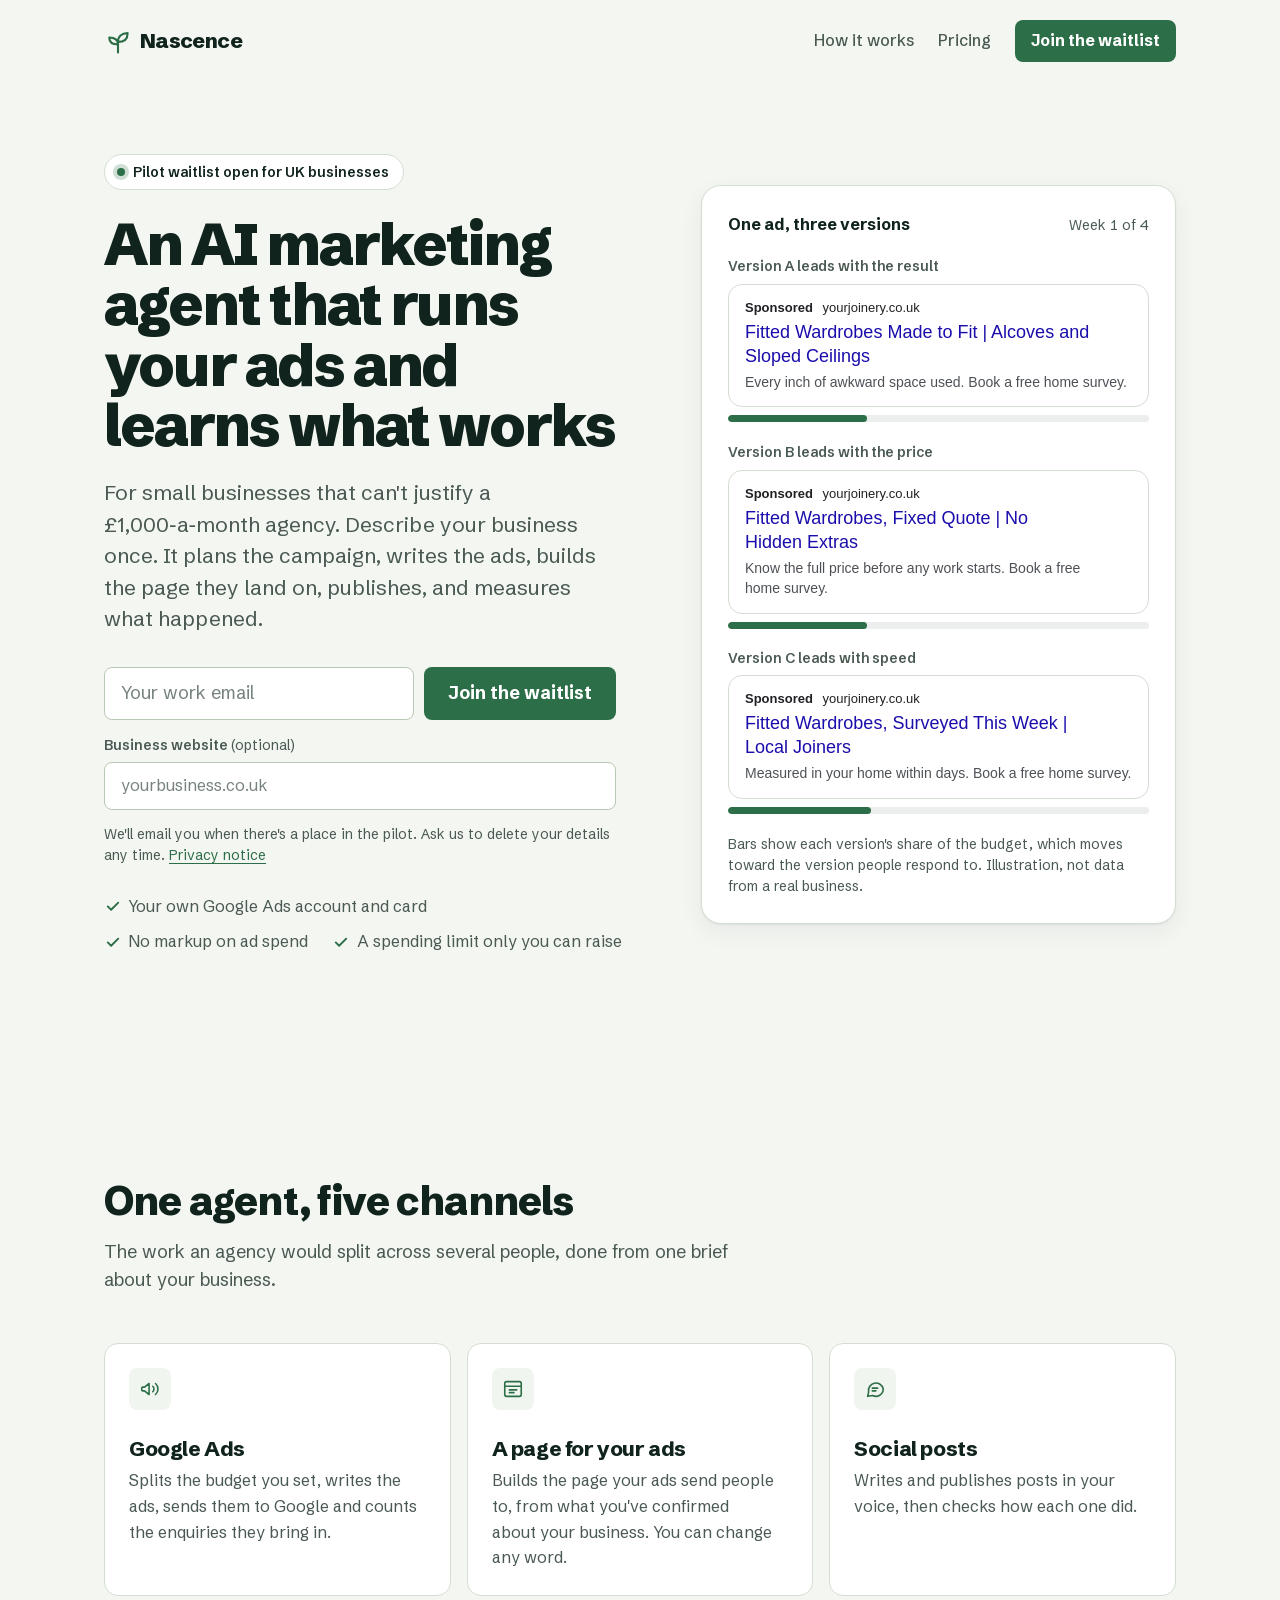
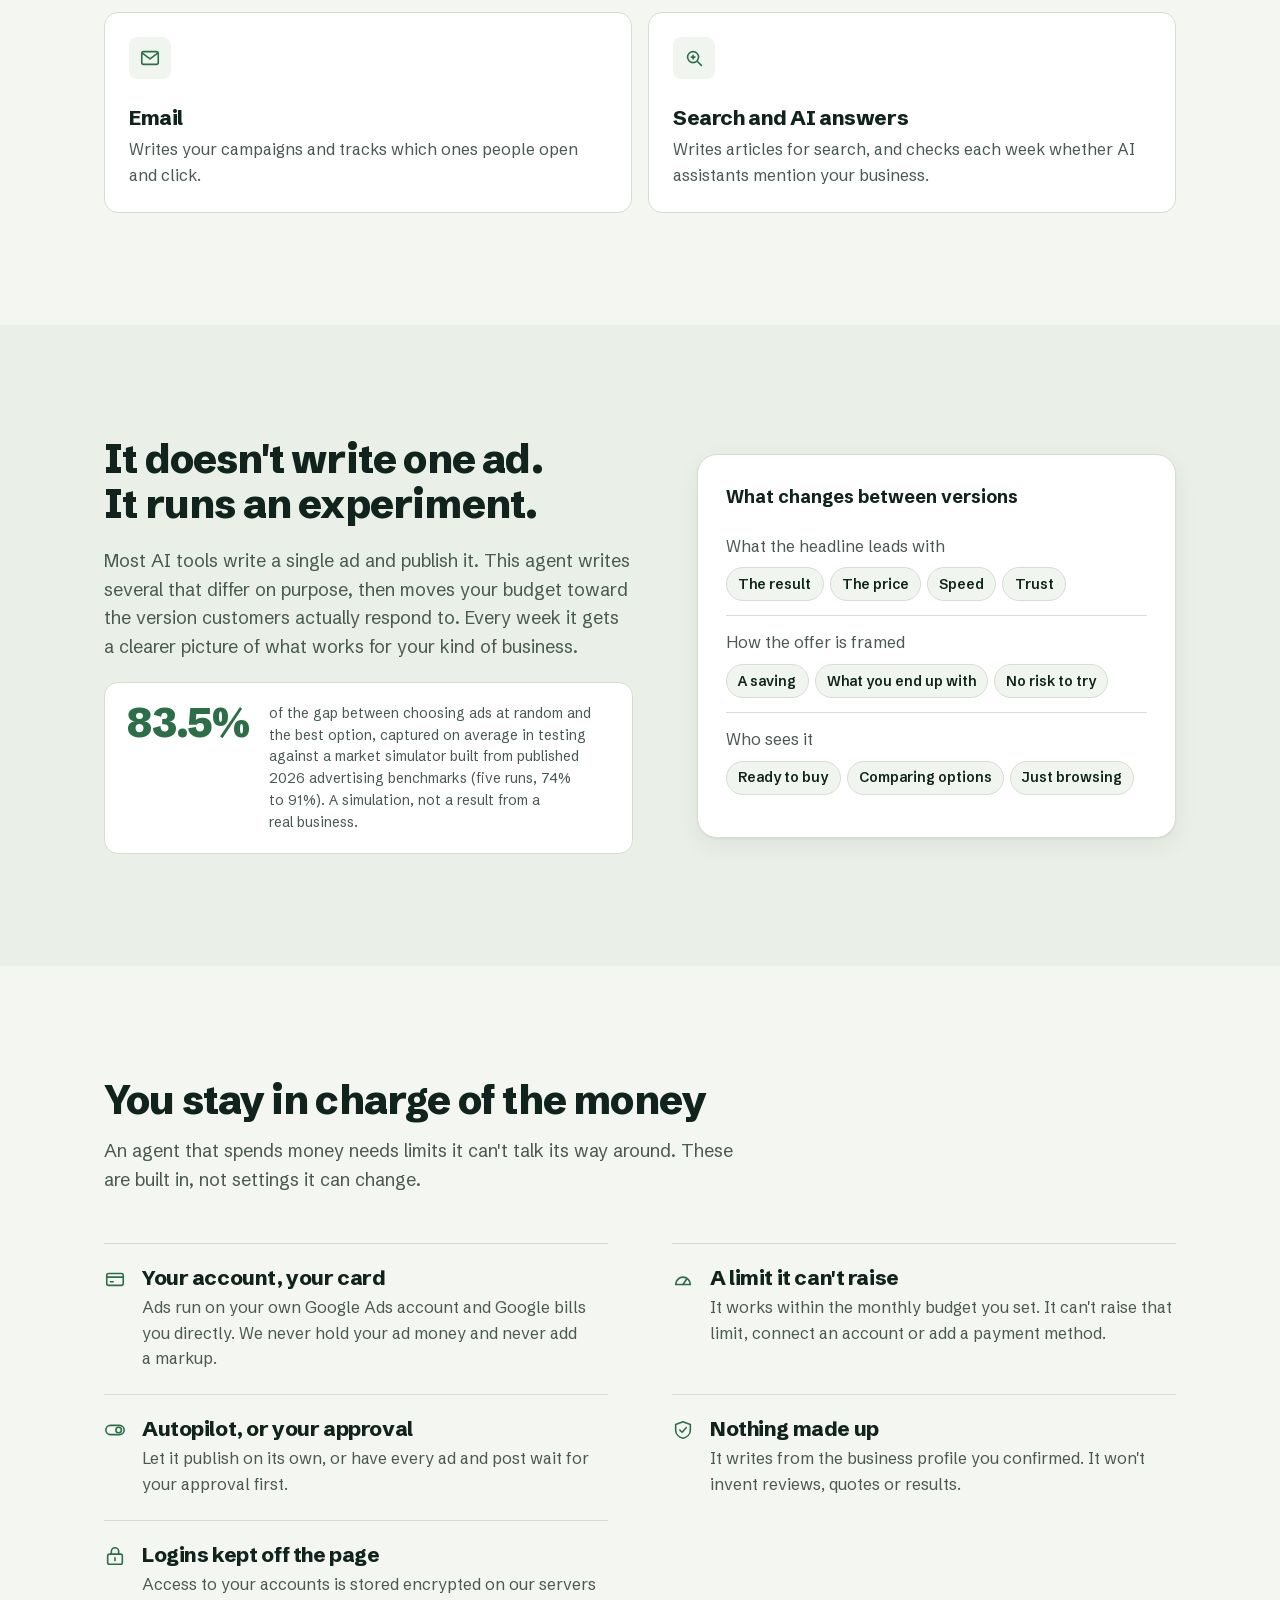
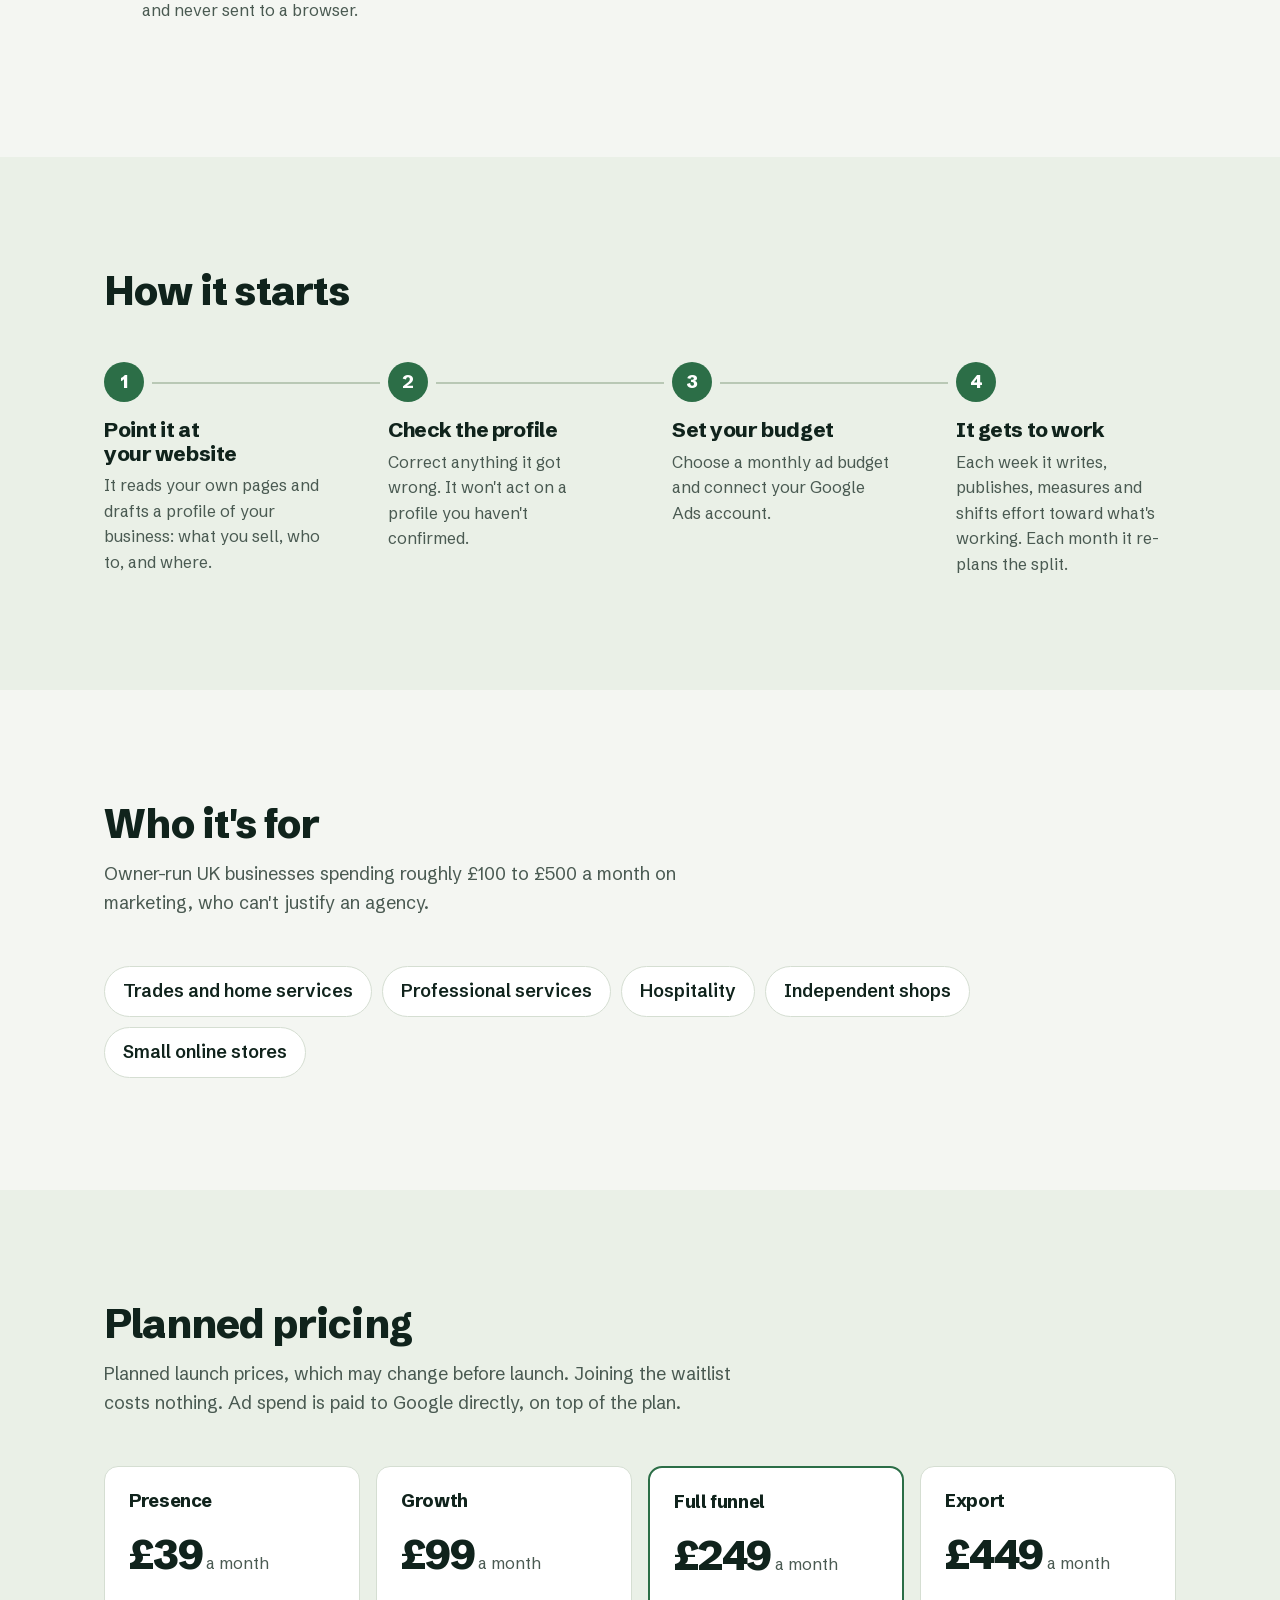
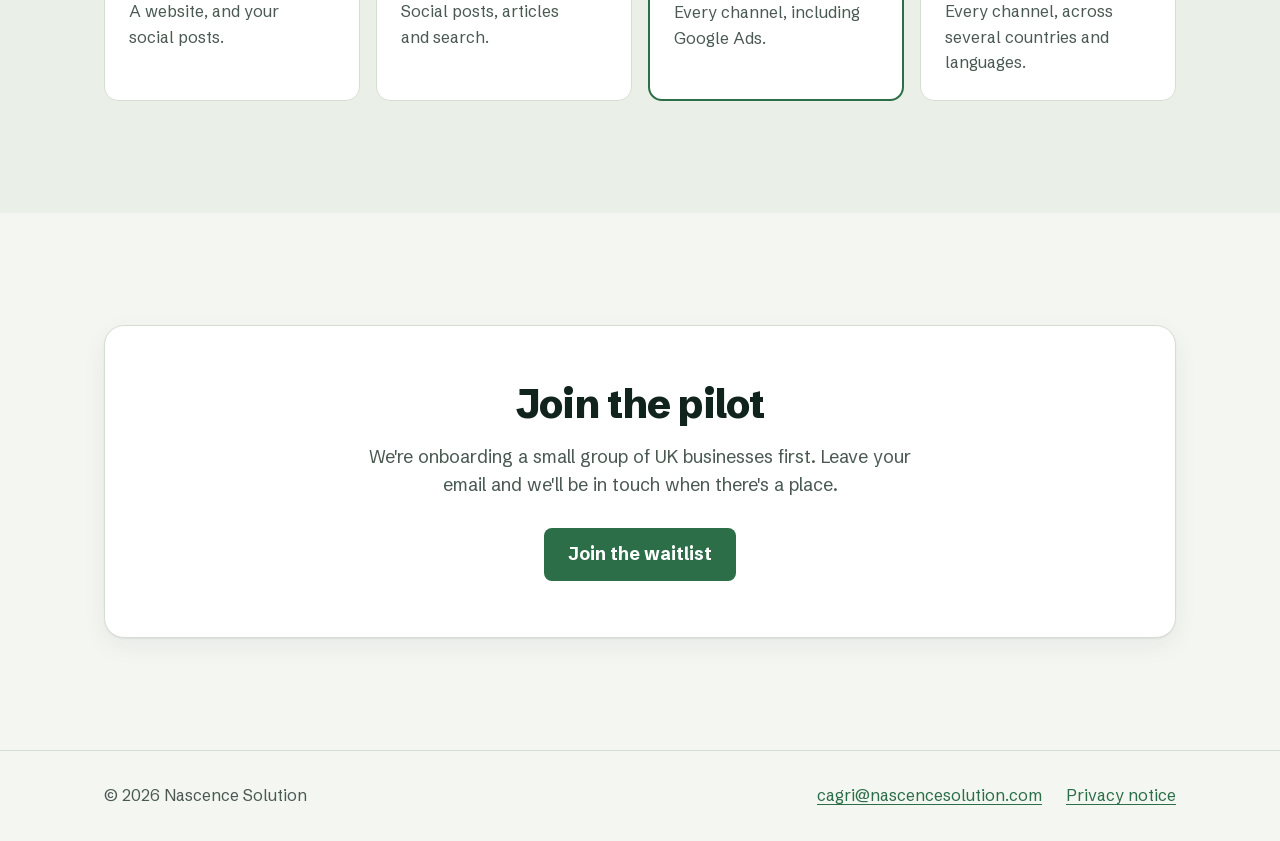
<file: index.html>
<!doctype html>
<!--
  Nascence — public landing page and pilot waitlist.

  PRODUCT REASON
  This page has one job: get UK small-business owners to join the pilot
  waitlist for the AI marketing agent built in ~/Projects/ai-marketing-agent.
  It is also the company's public web presence (Claude for Startups and
  similar programmes require a live website on the same domain as the company
  email, cagri@nascencesolution.com).

  HONESTY RULE (inherited from the product repo, docs/data-moat.md)
  Every claim here is traceable to the product repo or the business plan.
  - No customers, testimonials, logos or results are shown because none exist yet.
  - The hero animation is labelled as an illustration, and the one measured
    figure (83.5%) is labelled as a simulation, exactly as the repo requires.
  - Pricing is labelled "planned" because ADR-0004 marks billing as
    "to be revisited before launch".
  If a sentence on this page cannot be traced to the repo or the plan, delete it.

  TECHNICAL NOTES
  - Plain HTML/CSS/JS, no framework (owner preference: vanilla over React).
  - Hosted on GitHub Pages under the custom domain nascencesolution.com.
  - Light AND dark themes (assets/styles.css). Declaring both in
    <meta name="color-scheme"> matters: browsers with "auto dark mode" force-
    invert pages that only declare light, which turned the first version's ad
    headlines pink. A page that ships its own dark theme is left alone.
  - Page loads make no third-party requests: fonts are self-hosted and there
    is no analytics, so the privacy notice can truthfully say "no cookies, no
    tracking". The only external call is the waitlist POST to Google Forms,
    and only when a visitor submits it.
  - The waitlist form works without JavaScript (plain POST to Google Forms).
    JavaScript only upgrades it to an in-place confirmation.
-->
<html lang="en-GB">
<head>
  <meta charset="utf-8">
  <meta name="viewport" content="width=device-width, initial-scale=1">
  <!-- SECURITY POLICY (meta tag because GitHub Pages cannot send custom headers)
       default-src 'none'   deny anything not listed below
       script/style/font 'self'   only our own files; no inline or third-party code
       img-src 'self' data:       favicon
       connect-src / form-action  docs.google.com only, for the waitlist post
       base-uri 'none'            blocks <base> hijacking
       If anything from another domain is ever added, add it here on purpose
       and update the privacy notice in the same change. -->
  <meta http-equiv="Content-Security-Policy" content="default-src 'none'; script-src 'self'; style-src 'self'; font-src 'self'; img-src 'self' data:; connect-src https://docs.google.com; form-action https://docs.google.com; base-uri 'none'">
  <meta name="referrer" content="strict-origin-when-cross-origin">
  <title>Nascence | AI marketing agent for UK small businesses</title>
  <meta name="description" content="An AI marketing agent that runs your Google Ads, website, social posts, email and search content, and learns which versions work. Join the pilot waitlist.">
  <link rel="canonical" href="https://nascencesolution.com/">
  <meta name="color-scheme" content="light dark">
  <meta name="theme-color" content="#F4F6F2" media="(prefers-color-scheme: light)">
  <meta name="theme-color" content="#0D1612" media="(prefers-color-scheme: dark)">

  <!-- Open Graph: how the link looks when pasted into WhatsApp, LinkedIn, Slack.
       No og:image yet: an image needs real product screenshots, which are a
       launch task (see BEFORE-PRODUCTION.md). -->
  <meta property="og:type" content="website">
  <meta property="og:url" content="https://nascencesolution.com/">
  <meta property="og:title" content="Nascence | AI marketing agent for UK small businesses">
  <meta property="og:description" content="Runs your ads, posts and pages, and learns which versions work. Join the pilot waitlist.">
  <meta property="og:site_name" content="Nascence">

  <link rel="icon" href="/assets/favicon.svg" type="image/svg+xml">
  <!-- Preload the one font file every visitor needs, so the headline does not
       re-flow when the font arrives (font-display: swap is the fallback). -->
  <link rel="preload" href="/fonts/schibsted-grotesk-latin.woff2" as="font" type="font/woff2" crossorigin>
  <link rel="stylesheet" href="/assets/styles.css?v=3">
  <!-- defer: the page is fully readable before the script runs; the script only
       adds the animation and the in-place form confirmation. -->
  <script src="/assets/main.js?v=2" defer></script>
</head>
<body>
  <a class="skip-link" href="#main">Skip to content</a>

  <!-- Inline icon sprite. One definition per icon, reused with <use>, so the
       page stays a single request and icons inherit text colour (currentColor)
       in both themes. Simple 24px line icons drawn for this page. -->
  <svg class="sprite" aria-hidden="true" focusable="false">
    <symbol id="i-ads" viewBox="0 0 24 24"><path d="M3 11v2a1 1 0 0 0 1 1h2l5 4V6L6 10H4a1 1 0 0 0-1 1Z"/><path d="M15 9a4 4 0 0 1 0 6M18 6a8 8 0 0 1 0 12"/></symbol>
    <symbol id="i-page" viewBox="0 0 24 24"><rect x="3" y="4" width="18" height="16" rx="2"/><path d="M3 9h18M8 13h8M8 16h5"/></symbol>
    <symbol id="i-social" viewBox="0 0 24 24"><path d="M21 12a8 8 0 0 1-11.6 7.1L4 20l1-4.6A8 8 0 1 1 21 12Z"/><path d="M9 11h6M9 14h4"/></symbol>
    <symbol id="i-mail" viewBox="0 0 24 24"><rect x="3" y="5" width="18" height="14" rx="2"/><path d="m4 7 8 6 8-6"/></symbol>
    <symbol id="i-search" viewBox="0 0 24 24"><circle cx="11" cy="11" r="6"/><path d="m20 20-4.5-4.5M9 11h4M11 9v4"/></symbol>
    <symbol id="i-card" viewBox="0 0 24 24"><rect x="3" y="6" width="18" height="13" rx="2"/><path d="M3 10h18M7 15h3"/></symbol>
    <symbol id="i-limit" viewBox="0 0 24 24"><path d="M4 18a8 8 0 1 1 16 0"/><path d="m12 18 4-6"/><path d="M4 18h16"/></symbol>
    <symbol id="i-toggle" viewBox="0 0 24 24"><rect x="2" y="7" width="20" height="10" rx="5"/><circle cx="16" cy="12" r="3"/></symbol>
    <symbol id="i-check" viewBox="0 0 24 24"><path d="M12 3 4 6v6c0 4.5 3.4 8 8 9 4.6-1 8-4.5 8-9V6l-8-3Z"/><path d="m8.5 12 2.5 2.5 4.5-5"/></symbol>
    <symbol id="i-lock" viewBox="0 0 24 24"><rect x="4" y="10" width="16" height="11" rx="2"/><path d="M8 10V7a4 4 0 0 1 8 0v3M12 14v3"/></symbol>
    <symbol id="i-tick" viewBox="0 0 24 24"><path d="m5 12.5 4.5 4.5L19 7.5"/></symbol>
  </svg>

  <header class="site-header">
    <div class="wrap header-row">
      <a class="wordmark" href="/" aria-label="Nascence home">
        <!-- Seedling mark: "nascence" means coming into being. -->
        <svg class="wordmark-mark" viewBox="0 0 32 32" aria-hidden="true" focusable="false">
          <path d="M16 29V15" />
          <path d="M16 17c0-6 4-10 11-10 0 7-4 10-11 10Z" />
          <path d="M16 20c0-5-3.5-8-10-8 0 6 3.5 8 10 8Z" />
        </svg>
        <span>Nascence</span>
      </a>
      <nav class="site-nav" aria-label="Main">
        <a href="#how">How it works</a>
        <a href="#pricing">Pricing</a>
        <a class="button button-small" href="#join" data-focus-email>Join the waitlist</a>
      </nav>
    </div>
  </header>

  <main id="main">
    <!-- HERO
         Left: the promise and the waitlist form (the page's primary job).
         Right: the product's distinguishing mechanic, shown rather than told:
         several deliberately different versions of one ad, with budget moving
         toward the one people respond to. -->
    <section class="hero" aria-labelledby="hero-title">
      <div class="wrap hero-grid">
        <div class="hero-copy">
          <!-- Status, not decoration: the product is in a pilot phase
               (business plan §9.1), and this is what the form is for. -->
          <p class="status-pill"><span class="status-dot" aria-hidden="true"></span>Pilot waitlist open for UK businesses</p>

          <h1 id="hero-title">An AI marketing agent that runs your ads and learns what works</h1>
          <p class="lead">For small businesses that can't justify a £1,000&#8209;a&#8209;month agency. Describe your business once. It plans the campaign, writes the ads, builds the page they land on, publishes, and measures what happened.</p>

          <!-- WAITLIST FORM (posts to a Google Form owned by the founder's Google account)
               WHY GOOGLE FORMS: free, no extra account to create, and the
               waitlist lands in the founder's own Google Forms responses
               (exportable to Sheets). Form "Nascence waitlist",
               edit ID 1YrzfAuSDkgI_dqiTZnvi8II6mJdTrocNV4-Iw_er6pQ.
               - The input names "entry.<number>" are Google's field IDs for the
                 "Email" and "Business website" questions. If those questions are
                 deleted and re-created in Google Forms, the IDs change and these
                 names must be updated, or sign-ups will silently stop arriving.
               - Without JavaScript the browser posts straight to Google and shows
                 Google's own "response recorded" page. With JavaScript, main.js
                 posts in the background and confirms in place.
               - novalidate: main.js shows plain-English messages instead of the
                 browser's inconsistent bubbles.
               - The honeypot input has no name, so it is never sent anywhere;
                 main.js drops the submission if a bot fills it in. -->
          <form id="join" class="waitlist" method="POST" novalidate
                action="https://docs.google.com/forms/d/1YrzfAuSDkgI_dqiTZnvi8II6mJdTrocNV4-Iw_er6pQ/formResponse">
            <p class="visually-hidden" aria-hidden="true">
              <label>Leave this empty <input id="hp-company" tabindex="-1" autocomplete="off"></label>
            </p>

            <!-- Email and button share one row on wide screens: the shortest
                 possible path to joining. The website field is optional and
                 visually secondary. -->
            <div class="waitlist-row">
              <div class="field field-grow">
                <label class="visually-hidden" for="email">Work email</label>
                <input id="email" name="entry.371359660" type="email" required maxlength="254"
                       autocomplete="email" inputmode="email" spellcheck="false"
                       placeholder="Your work email" aria-describedby="email-error">
              </div>
              <button class="button" type="submit">Join the waitlist</button>
            </div>
            <p id="email-error" class="field-error" hidden></p>

            <div class="field field-secondary">
              <label for="website">Business website <span class="optional">(optional)</span></label>
              <!-- type="text", not type="url": owners type "mysite.co.uk" without
                   https://, and type="url" would reject that. main.js normalises it. -->
              <input id="website" name="entry.979921601" type="text" maxlength="200"
                     autocomplete="url" inputmode="url" spellcheck="false"
                     placeholder="yourbusiness.co.uk" aria-describedby="website-error">
              <p id="website-error" class="field-error" hidden></p>
            </div>

            <p class="form-note">We'll email you when there's a place in the pilot. Ask us to delete your details any time. <a href="/privacy/">Privacy notice</a></p>
            <p class="form-status" role="status" aria-live="polite"></p>
          </form>

          <!-- Three real controls (ADR-0004 direct billing; SpendCap) that
               answer the first objection before the visitor scrolls. -->
          <ul class="hero-points">
            <li><svg class="tick" aria-hidden="true"><use href="#i-tick"/></svg>Your own Google Ads account and card</li>
            <li><svg class="tick" aria-hidden="true"><use href="#i-tick"/></svg>No markup on ad spend</li>
            <li><svg class="tick" aria-hidden="true"><use href="#i-tick"/></svg>A spending limit only you can raise</li>
          </ul>
        </div>

        <!-- THE EXPERIMENT ILLUSTRATION
             Copy is an EXAMPLE for a fictional joinery (yourjoinery.co.uk is a
             placeholder, deliberately not a real business). The three versions
             differ on exactly one taxonomy dimension from the product,
             kernel/taxonomy.py ADS_DIMENSIONS "headline_angle": outcome / price /
             speed. Bar widths are illustrative, never presented as data, and the
             caption says so. -->
        <figure class="experiment" aria-labelledby="experiment-caption">
          <div class="experiment-head">
            <p class="experiment-title">One ad, three versions</p>
            <p class="experiment-week" aria-hidden="true">Week <span data-week>4</span> of 4</p>
          </div>

          <ol class="ads">
            <li class="ad" data-ad="a">
              <p class="ad-angle">Version A leads with the result</p>
              <div class="ad-card">
                <p class="ad-meta"><span class="ad-sponsored">Sponsored</span> yourjoinery.co.uk</p>
                <p class="ad-title">Fitted Wardrobes Made to Fit | Alcoves and Sloped Ceilings</p>
                <p class="ad-desc">Every inch of awkward space used. Book a free home survey.</p>
              </div>
              <div class="share" aria-hidden="true"><span class="share-bar"></span></div>
            </li>
            <!-- is-leading is set in the markup so the no-JavaScript / reduced-motion
                 view already shows the end state; main.js removes and re-adds it
                 while playing the week-by-week sequence. -->
            <li class="ad is-leading" data-ad="b">
              <p class="ad-angle">Version B leads with the price <span class="leading-label">Getting most budget</span></p>
              <div class="ad-card">
                <p class="ad-meta"><span class="ad-sponsored">Sponsored</span> yourjoinery.co.uk</p>
                <p class="ad-title">Fitted Wardrobes, Fixed Quote | No Hidden Extras</p>
                <p class="ad-desc">Know the full price before any work starts. Book a free home survey.</p>
              </div>
              <div class="share" aria-hidden="true"><span class="share-bar"></span></div>
            </li>
            <li class="ad" data-ad="c">
              <p class="ad-angle">Version C leads with speed</p>
              <div class="ad-card">
                <p class="ad-meta"><span class="ad-sponsored">Sponsored</span> yourjoinery.co.uk</p>
                <p class="ad-title">Fitted Wardrobes, Surveyed This Week | Local Joiners</p>
                <p class="ad-desc">Measured in your home within days. Book a free home survey.</p>
              </div>
              <div class="share" aria-hidden="true"><span class="share-bar"></span></div>
            </li>
          </ol>

          <figcaption id="experiment-caption">
            Bars show each version's share of the budget, which moves toward the version people respond to. Illustration, not data from a real business.
            <button class="replay" type="button" data-replay hidden>Replay</button>
          </figcaption>
        </figure>
      </div>
    </section>

    <!-- WHAT IT DOES
         The five channels the product actually has connectors for
         (connectors/: ads, web, social, email, SEO). Descriptions are limited
         to what the code does today; see the README of the product repo. -->
    <section class="section" aria-labelledby="does-title">
      <div class="wrap">
        <div class="section-head">
          <h2 id="does-title">One agent, five channels</h2>
          <p class="section-lead">The work an agency would split across several people, done from one brief about your business.</p>
        </div>
        <ul class="feature-grid">
          <li class="feature">
            <svg class="icon" aria-hidden="true"><use href="#i-ads"/></svg>
            <h3>Google Ads</h3>
            <p>Splits the budget you set, writes the ads, sends them to Google and counts the enquiries they bring in.</p>
          </li>
          <li class="feature">
            <svg class="icon" aria-hidden="true"><use href="#i-page"/></svg>
            <h3>A page for your ads</h3>
            <p>Builds the page your ads send people to, from what you've confirmed about your business. You can change any word.</p>
          </li>
          <li class="feature">
            <svg class="icon" aria-hidden="true"><use href="#i-social"/></svg>
            <h3>Social posts</h3>
            <p>Writes and publishes posts in your voice, then checks how each one did.</p>
          </li>
          <li class="feature">
            <svg class="icon" aria-hidden="true"><use href="#i-mail"/></svg>
            <h3>Email</h3>
            <p>Writes your campaigns and tracks which ones people open and click.</p>
          </li>
          <li class="feature">
            <svg class="icon" aria-hidden="true"><use href="#i-search"/></svg>
            <h3>Search and AI answers</h3>
            <p>Writes articles for search, and checks each week whether AI assistants mention your business.</p>
          </li>
        </ul>
      </div>
    </section>

    <!-- THE DIFFERENTIATOR
         The core innovation claim from docs/data-moat.md: competitors publish
         what the model wrote; this publishes a designed experiment. The
         dimensions listed are the real ADS_DIMENSIONS from kernel/taxonomy.py. -->
    <section class="section section-tint" aria-labelledby="learns-title">
      <div class="wrap two-col">
        <div class="prose">
          <h2 id="learns-title">It doesn't write one ad. It runs an experiment.</h2>
          <p>Most AI tools write a single ad and publish it. This agent writes several that differ on purpose, then moves your budget toward the version customers actually respond to. Every week it gets a clearer picture of what works for your kind of business.</p>
          <!-- The only measured figure on the page. Wording mirrors README.md:
               "74–91% of the achievable gap ... mean 83.5% ... Simulator figures —
               the algorithm converging, not a client result". -->
          <div class="evidence">
            <p class="evidence-figure">83.5%</p>
            <p>of the gap between choosing ads at random and the best option, captured on average in testing against a market simulator built from published 2026 advertising benchmarks (five runs, 74% to 91%). A simulation, not a result from a real business.</p>
          </div>
        </div>
        <div class="dimensions" aria-label="What changes between versions of an ad">
          <p class="dimensions-title">What changes between versions</p>
          <dl>
            <div class="dimension">
              <dt>What the headline leads with</dt>
              <dd><span class="chip">The result</span><span class="chip">The price</span><span class="chip">Speed</span><span class="chip">Trust</span></dd>
            </div>
            <div class="dimension">
              <dt>How the offer is framed</dt>
              <dd><span class="chip">A saving</span><span class="chip">What you end up with</span><span class="chip">No risk to try</span></dd>
            </div>
            <div class="dimension">
              <dt>Who sees it</dt>
              <dd><span class="chip">Ready to buy</span><span class="chip">Comparing options</span><span class="chip">Just browsing</span></dd>
            </div>
          </dl>
        </div>
      </div>
    </section>

    <!-- CONTROL
         Business owners' main objection is handing an AI their ad budget
         (business plan §12 risk table). Each point maps to a real control:
         ADR-0004 direct billing, authorise_spend/SpendCap, Business.autopilot,
         the "never invent" taxonomy guidance, and the encrypted credential vault. -->
    <section class="section" aria-labelledby="control-title">
      <div class="wrap">
        <div class="section-head">
          <h2 id="control-title">You stay in charge of the money</h2>
          <p class="section-lead">An agent that spends money needs limits it can't talk its way around. These are built in, not settings it can change.</p>
        </div>
        <ul class="card-grid">
          <li class="card">
            <svg class="icon" aria-hidden="true"><use href="#i-card"/></svg>
            <h3>Your account, your card</h3>
            <p>Ads run on your own Google Ads account and Google bills you directly. We never hold your ad money and never add a markup.</p>
          </li>
          <li class="card">
            <svg class="icon" aria-hidden="true"><use href="#i-limit"/></svg>
            <h3>A limit it can't raise</h3>
            <p>It works within the monthly budget you set. It can't raise that limit, connect an account or add a payment method.</p>
          </li>
          <li class="card">
            <svg class="icon" aria-hidden="true"><use href="#i-toggle"/></svg>
            <h3>Autopilot, or your approval</h3>
            <p>Let it publish on its own, or have every ad and post wait for your approval first.</p>
          </li>
          <li class="card">
            <svg class="icon" aria-hidden="true"><use href="#i-check"/></svg>
            <h3>Nothing made up</h3>
            <p>It writes from the business profile you confirmed. It won't invent reviews, quotes or results.</p>
          </li>
          <li class="card">
            <svg class="icon" aria-hidden="true"><use href="#i-lock"/></svg>
            <h3>Logins kept off the page</h3>
            <p>Access to your accounts is stored encrypted on our servers and never sent to a browser.</p>
          </li>
        </ul>
      </div>
    </section>

    <!-- HOW IT STARTS
         A genuine sequence (onboarding order in the product: URL -> profile
         extraction -> owner confirmation -> budget/spend cap -> weekly cycle
         and monthly planning), so numbered steps are appropriate here. -->
    <section class="section section-tint" id="how" aria-labelledby="steps-title">
      <div class="wrap">
        <div class="section-head">
          <h2 id="steps-title">How it starts</h2>
        </div>
        <ol class="steps">
          <li>
            <h3>Point it at your website</h3>
            <p>It reads your own pages and drafts a profile of your business: what you sell, who to, and where.</p>
          </li>
          <li>
            <h3>Check the profile</h3>
            <p>Correct anything it got wrong. It won't act on a profile you haven't confirmed.</p>
          </li>
          <li>
            <h3>Set your budget</h3>
            <p>Choose a monthly ad budget and connect your Google Ads account.</p>
          </li>
          <li>
            <h3>It gets to work</h3>
            <p>Each week it writes, publishes, measures and shifts effort toward what's working. Each month it re-plans the split.</p>
          </li>
        </ol>
      </div>
    </section>

    <!-- WHO IT'S FOR — business plan §3.3 target customer and priority sectors. -->
    <section class="section" aria-labelledby="who-title">
      <div class="wrap">
        <div class="section-head">
          <h2 id="who-title">Who it's for</h2>
          <p class="section-lead">Owner-run UK businesses spending roughly £100 to £500 a month on marketing, who can't justify an agency.</p>
        </div>
        <ul class="sector-list">
          <li>Trades and home services</li>
          <li>Professional services</li>
          <li>Hospitality</li>
          <li>Independent shops</li>
          <li>Small online stores</li>
        </ul>
      </div>
    </section>

    <!-- PLANNED PRICING — business plan §8.1 tiers. Labelled "planned" on
         purpose: prices are not final (ADR-0004 "to be revisited before launch")
         and nobody is charged by joining the waitlist. -->
    <section class="section section-tint" id="pricing" aria-labelledby="pricing-title">
      <div class="wrap">
        <div class="section-head">
          <h2 id="pricing-title">Planned pricing</h2>
          <p class="section-lead">Planned launch prices, which may change before launch. Joining the waitlist costs nothing. Ad spend is paid to Google directly, on top of the plan.</p>
        </div>
        <ul class="price-grid">
          <li class="price-card">
            <h3>Presence</h3>
            <p class="price"><span class="price-amount">£39</span> a month</p>
            <p>A website, and your social posts.</p>
          </li>
          <li class="price-card">
            <h3>Growth</h3>
            <p class="price"><span class="price-amount">£99</span> a month</p>
            <p>Social posts, articles and search.</p>
          </li>
          <li class="price-card price-card-featured">
            <h3>Full funnel</h3>
            <p class="price"><span class="price-amount">£249</span> a month</p>
            <p>Every channel, including Google Ads.</p>
          </li>
          <li class="price-card">
            <h3>Export</h3>
            <p class="price"><span class="price-amount">£449</span> a month</p>
            <p>Every channel, across several countries and languages.</p>
          </li>
        </ul>
      </div>
    </section>

    <!-- CLOSING CALL TO ACTION — returns to the single hero form rather than
         duplicating it, so there is one form to maintain and one set of
         Google entry IDs to keep in sync. -->
    <section class="section" aria-labelledby="closing-title">
      <div class="wrap">
        <div class="closing">
          <h2 id="closing-title">Join the pilot</h2>
          <p>We're onboarding a small group of UK businesses first. Leave your email and we'll be in touch when there's a place.</p>
          <a class="button" href="#join" data-focus-email>Join the waitlist</a>
        </div>
      </div>
    </section>
  </main>

  <footer class="site-footer">
    <div class="wrap footer-row">
      <p>© 2026 Nascence Solution</p>
      <ul class="footer-links">
        <li><a href="mailto:cagri@nascencesolution.com">cagri@nascencesolution.com</a></li>
        <li><a href="/privacy/">Privacy notice</a></li>
      </ul>
    </div>
  </footer>
</body>
</html>
</file>
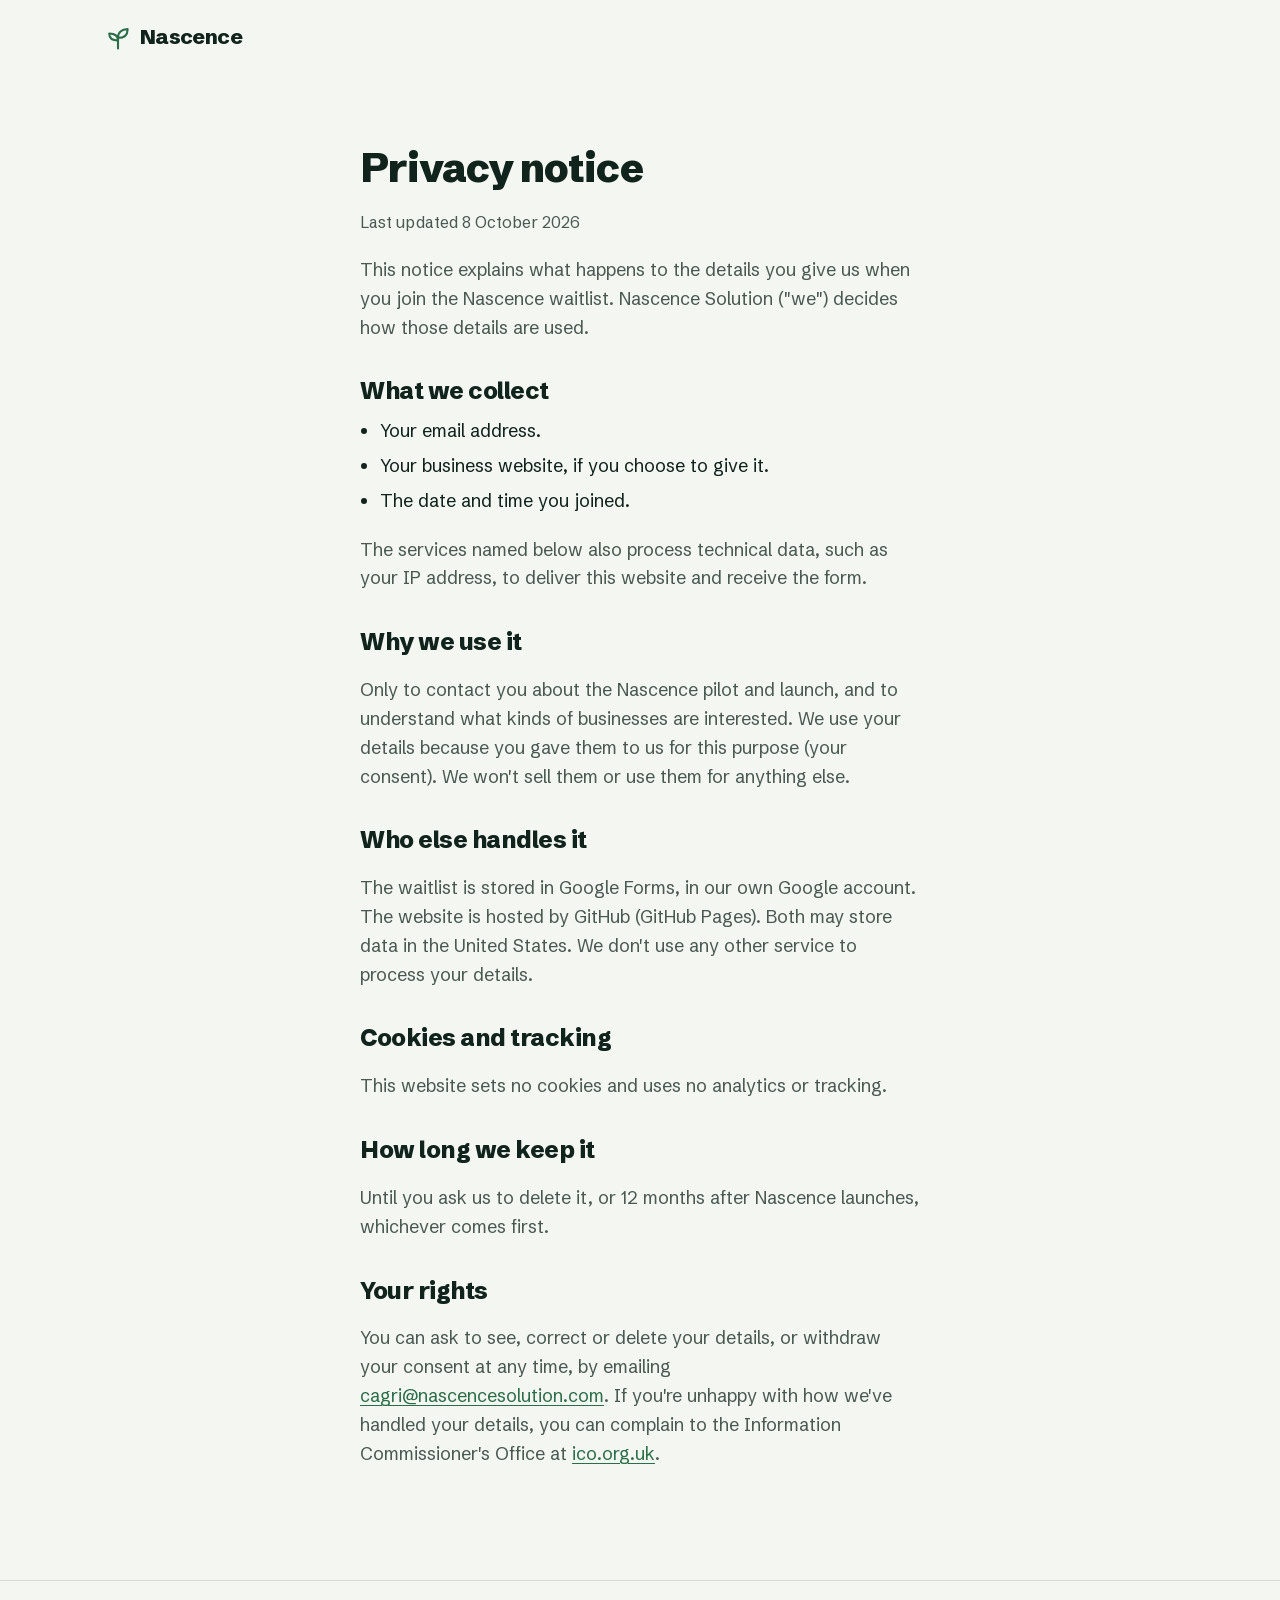
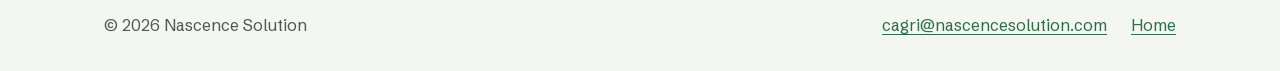
<file: privacy/index.html>
<!doctype html>
<!--
  Privacy notice for the waitlist.

  WHY THIS PAGE EXISTS
  The waitlist collects email addresses from UK visitors, which makes this
  personal data under the UK GDPR. The ICO expects a plain-language notice at
  the point of collection saying who we are, what we collect, why, who
  processes it, how long we keep it and how to exercise rights. It is linked
  directly under the form.

  KEEP IT TRUE
  Everything here must stay accurate as the site changes. If analytics, cookies
  or a new processor are ever added, this page must change in the same deploy.
  The legal entity line must be updated once the company is incorporated
  (see BEFORE-PRODUCTION.md).
-->
<html lang="en-GB">
<head>
  <meta charset="utf-8">
  <meta name="viewport" content="width=device-width, initial-scale=1">
  <!-- Same policy as index.html, minus the Google Forms allowance: this page
       has no form and no script. -->
  <meta http-equiv="Content-Security-Policy" content="default-src 'none'; style-src 'self'; font-src 'self'; img-src 'self' data:; base-uri 'none'; form-action 'none'">
  <meta name="referrer" content="strict-origin-when-cross-origin">
  <title>Privacy notice | Nascence</title>
  <meta name="description" content="How Nascence handles the details you give when you join the waitlist.">
  <link rel="canonical" href="https://nascencesolution.com/privacy/">
  <meta name="color-scheme" content="light dark">
  <link rel="icon" href="/assets/favicon.svg" type="image/svg+xml">
  <link rel="stylesheet" href="/assets/styles.css?v=3">
</head>
<body>
  <a class="skip-link" href="#main">Skip to content</a>
  <header class="site-header">
    <div class="wrap header-row">
      <a class="wordmark" href="/" aria-label="Nascence home">
        <svg class="wordmark-mark" viewBox="0 0 32 32" aria-hidden="true" focusable="false">
          <path d="M16 29V15" />
          <path d="M16 17c0-6 4-10 11-10 0 7-4 10-11 10Z" />
          <path d="M16 20c0-5-3.5-8-10-8 0 6 3.5 8 10 8Z" />
        </svg>
        <span>Nascence</span>
      </a>
    </div>
  </header>

  <main id="main" class="page">
    <div class="wrap prose">
      <h1>Privacy notice</h1>
      <p class="muted">Last updated 8 October 2026</p>

      <p>This notice explains what happens to the details you give us when you join the Nascence waitlist. Nascence Solution ("we") decides how those details are used.</p>

      <h2>What we collect</h2>
      <ul>
        <li>Your email address.</li>
        <li>Your business website, if you choose to give it.</li>
        <li>The date and time you joined.</li>
      </ul>
      <p>The services named below also process technical data, such as your IP address, to deliver this website and receive the form.</p>

      <h2>Why we use it</h2>
      <p>Only to contact you about the Nascence pilot and launch, and to understand what kinds of businesses are interested. We use your details because you gave them to us for this purpose (your consent). We won't sell them or use them for anything else.</p>

      <h2>Who else handles it</h2>
      <p>The waitlist is stored in Google Forms, in our own Google account. The website is hosted by GitHub (GitHub Pages). Both may store data in the United States. We don't use any other service to process your details.</p>

      <h2>Cookies and tracking</h2>
      <p>This website sets no cookies and uses no analytics or tracking.</p>

      <h2>How long we keep it</h2>
      <p>Until you ask us to delete it, or 12 months after Nascence launches, whichever comes first.</p>

      <h2>Your rights</h2>
      <p>You can ask to see, correct or delete your details, or withdraw your consent at any time, by emailing <a href="mailto:cagri@nascencesolution.com">cagri@nascencesolution.com</a>. If you're unhappy with how we've handled your details, you can complain to the Information Commissioner's Office at <a href="https://ico.org.uk/make-a-complaint/">ico.org.uk</a>.</p>
    </div>
  </main>

  <footer class="site-footer">
    <div class="wrap footer-row">
      <p>© 2026 Nascence Solution</p>
      <ul class="footer-links">
        <li><a href="mailto:cagri@nascencesolution.com">cagri@nascencesolution.com</a></li>
        <li><a href="/">Home</a></li>
      </ul>
    </div>
  </footer>
</body>
</html>
</file>
<file: assets/styles.css>
/*
  Nascence landing page styles.

  DESIGN INTENT (why it looks like this)
  - Audience: UK small-business owners (joiners, cafés, accountants, shops).
    They need to trust it with ad money, so the page is calm and readable,
    with the boldness spent in one place: the hero "experiment" showing three
    ad versions with budget moving between them.
  - Palette: "new growth". Deep green ink, leaf green for actions, and one
    marigold accent reserved for the winning ad version. Marigold means "this
    one is winning" and appears nowhere else.
  - Two real themes. Light follows the visitor's system setting by default and
    dark is a designed theme, not an inversion. Declaring both (here and in the
    color-scheme meta tag) stops Chrome's "auto dark mode" from force-inverting
    the page. That inversion turned the first version's ad headlines pink and
    was the main reason it looked broken.
  - Type: one family, Schibsted Grotesk (SIL Open Font License, self-hosted in
    /fonts so no request goes to Google). The ad cards use Arial because real
    Google search ads do, which makes the illustration instantly recognisable.

  CSS STRUCTURE
  Fonts -> tokens (light, then dark) -> base -> layout -> components, in that
  order. Components use single-class selectors so specificity stays flat.
*/

/* ---------- Fonts ---------- */

/* Latin covers English copy; latin-ext covers names with accents (e.g. Ç, ğ)
   that waitlist users might type and that we may show back to them. */
@font-face {
  font-family: "Schibsted Grotesk";
  font-style: normal;
  font-weight: 400 900;
  font-display: swap;
  src: url("/fonts/schibsted-grotesk-latin.woff2") format("woff2");
  unicode-range: U+0000-00FF, U+0131, U+0152-0153, U+02BB-02BC, U+02C6, U+02DA, U+02DC, U+0304, U+0308, U+0329, U+2000-206F, U+20AC, U+2122, U+2191, U+2193, U+2212, U+2215, U+FEFF, U+FFFD;
}
@font-face {
  font-family: "Schibsted Grotesk";
  font-style: normal;
  font-weight: 400 900;
  font-display: swap;
  src: url("/fonts/schibsted-grotesk-latin-ext.woff2") format("woff2");
  unicode-range: U+0100-02BA, U+02BD-02C5, U+02C7-02CC, U+02CE-02D7, U+02DD-02FF, U+0304, U+0308, U+0329, U+1D00-1DBF, U+1E00-1E9F, U+1EF2-1EFF, U+2020, U+20A0-20AB, U+20AD-20C4, U+2113, U+2C60-2C7F, U+A720-A7FF;
}

/* ---------- Tokens: light theme ---------- */

:root {
  color-scheme: light dark;

  --paper: #F4F6F2;        /* page background */
  --tint: #EAF0E7;         /* alternate sections */
  --surface: #FFFFFF;      /* cards and panels */
  --surface-2: #F1F5EF;    /* icon tiles, inputs on panels */
  --ink: #10231C;          /* main text: 15.6:1 on paper */
  --ink-soft: #4A5A52;     /* secondary text: 6.9:1 */
  --leaf: #2C6E47;         /* links, icons: 5.3:1 */
  --button: #2C6E47;       /* primary button background */
  --button-hover: #1E5234;
  --button-ink: #FFFFFF;
  --rule: #D5DED2;         /* borders */
  --rule-strong: #B9C8B5;
  --marigold: #E9A62B;     /* the winning ad version, and nothing else */
  --marigold-soft: #FBEFD6;
  --error: #A3261B;
  --shadow: 0 1px 2px rgba(16, 35, 28, 0.06), 0 8px 24px rgba(16, 35, 28, 0.06);

  /* Google search ad colours (light) so the illustration reads as a real ad. */
  --ad-bg: #FFFFFF;
  --ad-title: #1A0DAB;
  --ad-text: #202124;
  --ad-desc: #4D5156;
  --bar-track: rgba(16, 35, 28, 0.08);

  --font: "Schibsted Grotesk", system-ui, -apple-system, "Segoe UI", Roboto, sans-serif;
  --font-ad: Arial, "Helvetica Neue", Helvetica, sans-serif;

  /* Type scale (14 / 16 / 18 / 21 / 24 / 36 / 56 px). */
  --step--1: 0.875rem;
  --step-0: 1rem;
  --step-1: 1.125rem;
  --step-2: 1.3125rem;
  --step-3: 1.5rem;
  --step-4: clamp(1.875rem, 1.3rem + 2vw, 2.5rem);
  --step-5: clamp(2.375rem, 1.5rem + 3.4vw, 3.625rem);

  --gutter: clamp(1rem, 4vw, 2.5rem);
  --section-space: clamp(4rem, 9vw, 7rem);
  --measure: 40rem;
  --radius-s: 8px;
  --radius-m: 14px;
  --radius-l: 20px;
}

/* ---------- Tokens: dark theme ---------- */

@media (prefers-color-scheme: dark) {
  :root {
    --paper: #0D1612;
    --tint: #111D18;
    --surface: #15231D;
    --surface-2: #1B2C24;
    --ink: #E7F0EA;        /* 14.9:1 on paper */
    --ink-soft: #A2B5AA;   /* 8.1:1 */
    --leaf: #63CF92;       /* 9.2:1 */
    --button: #4CC383;
    --button-hover: #6BD69B;
    --button-ink: #062014; /* dark text on a bright button: 8.9:1 */
    --rule: #22352B;
    --rule-strong: #2F4839;
    --marigold: #F2B33D;
    --marigold-soft: rgba(242, 179, 61, 0.16);
    --error: #FF8F85;
    --shadow: 0 1px 2px rgba(0, 0, 0, 0.4), 0 12px 32px rgba(0, 0, 0, 0.35);

    /* Google's own dark-mode search ad colours. */
    --ad-bg: #202124;
    --ad-title: #8AB4F8;
    --ad-text: #E8EAED;
    --ad-desc: #BDC1C6;
    --bar-track: rgba(231, 240, 234, 0.1);
  }
}

/* ---------- Base ---------- */

*,
*::before,
*::after { box-sizing: border-box; }

html {
  -webkit-text-size-adjust: 100%;
  text-size-adjust: 100%;
  scroll-behavior: smooth;
  scroll-padding-top: 1.5rem;
}

body {
  margin: 0;
  background: var(--paper);
  color: var(--ink);
  font-family: var(--font);
  font-size: var(--step-1);
  line-height: 1.6;
  font-feature-settings: "kern", "liga";
  text-rendering: optimizeLegibility;
  -webkit-font-smoothing: antialiased;
}

h1, h2, h3 {
  margin: 0;
  line-height: 1.12;
  letter-spacing: -0.02em;
  text-wrap: balance;
}

p { margin: 0; text-wrap: pretty; }
ul, ol { margin: 0; padding: 0; }

a { color: var(--leaf); text-underline-offset: 0.18em; text-decoration-thickness: 1px; }
a:hover { text-decoration-thickness: 2px; }

/* One visible focus style for every interactive element (keyboard users). */
:focus-visible {
  outline: 3px solid var(--leaf);
  outline-offset: 3px;
  border-radius: 4px;
}

.visually-hidden {
  position: absolute !important;
  width: 1px;
  height: 1px;
  padding: 0;
  margin: -1px;
  overflow: hidden;
  clip: rect(0 0 0 0);
  white-space: nowrap;
  border: 0;
}

.sprite { display: none; }

.skip-link {
  position: absolute;
  left: var(--gutter);
  top: -4rem;
  z-index: 10;
  padding: 0.5rem 0.875rem;
  background: var(--ink);
  color: var(--paper);
  border-radius: var(--radius-s);
}
.skip-link:focus { top: 0.75rem; color: var(--paper); }

/* ---------- Layout ---------- */

.wrap {
  width: 100%;
  max-width: 72rem;
  margin-inline: auto;
  padding-inline: var(--gutter);
}

.section { padding-block: var(--section-space); }
.section-tint { background: var(--tint); }

/* Every section heading block is left-aligned with the page grid (the first
   version centred some of them by accident). */
.section-head {
  max-width: var(--measure);
  margin-bottom: clamp(2rem, 4vw, 3rem);
}
.section-head h2,
.prose h2,
.closing h2 {
  font-size: var(--step-4);
  font-weight: 800;
}
.section-lead {
  margin-top: 0.875rem;
  font-size: var(--step-1);
  color: var(--ink-soft);
}

.prose { max-width: var(--measure); }
.prose > * + * { margin-top: 1.25rem; }
.prose p { color: var(--ink-soft); }

.two-col {
  display: grid;
  gap: clamp(2.5rem, 5vw, 4.5rem);
  align-items: center;
}
@media (min-width: 60rem) {
  .two-col { grid-template-columns: minmax(0, 1.05fr) minmax(0, 0.95fr); }
}

/* Small inline SVG icons from the sprite in index.html. */
.icon {
  width: 1.375rem;
  height: 1.375rem;
  fill: none;
  stroke: currentColor;
  stroke-width: 1.75;
  stroke-linecap: round;
  stroke-linejoin: round;
}

/* ---------- Buttons ---------- */

.button {
  display: inline-flex;
  align-items: center;
  justify-content: center;
  min-height: 3.25rem;
  padding: 0.75rem 1.5rem;
  font: inherit;
  font-size: var(--step-1);
  font-weight: 700;
  white-space: nowrap;
  color: var(--button-ink);
  background: var(--button);
  border: 0;
  border-radius: var(--radius-s);
  text-decoration: none;
  cursor: pointer;
  transition: background-color 120ms ease;
}
.button:hover { background: var(--button-hover); color: var(--button-ink); }
.button[aria-disabled="true"] { opacity: 0.7; cursor: progress; }

.button-small {
  min-height: 2.5rem;
  padding: 0.5rem 1rem;
  font-size: var(--step-0);
}

/* ---------- Header ---------- */

.site-header { padding-block: 1.25rem; }

.header-row {
  display: flex;
  align-items: center;
  justify-content: space-between;
  gap: 1rem;
}

.wordmark {
  display: inline-flex;
  align-items: center;
  gap: 0.5rem;
  color: var(--ink);
  font-size: var(--step-2);
  font-weight: 800;
  letter-spacing: -0.03em;
  text-decoration: none;
}
.wordmark:hover { color: var(--ink); }

.wordmark-mark {
  width: 1.75rem;
  height: 1.75rem;
  fill: none;
  stroke: var(--leaf);
  stroke-width: 2.4;
  stroke-linecap: round;
  stroke-linejoin: round;
}

.site-nav {
  display: flex;
  align-items: center;
  gap: 1.5rem;
  font-size: var(--step-0);
}
.site-nav a:not(.button) {
  color: var(--ink-soft);
  text-decoration: none;
  font-weight: 500;
}
.site-nav a:not(.button):hover { color: var(--ink); }
/* Phones: only the call to action fits next to the wordmark. */
@media (max-width: 40rem) {
  .site-nav a:not(.button) { display: none; }
}

/* ---------- Hero ---------- */

.hero { padding-block: clamp(2rem, 6vw, 4.5rem) var(--section-space); }

.hero-grid {
  display: grid;
  gap: clamp(3rem, 6vw, 4.5rem);
  align-items: center;
}
@media (min-width: 62rem) {
  .hero-grid { grid-template-columns: minmax(0, 1.05fr) minmax(0, 0.95fr); }
}

.status-pill {
  display: inline-flex;
  align-items: center;
  gap: 0.5rem;
  margin-bottom: 1.5rem;
  padding: 0.375rem 0.875rem 0.375rem 0.75rem;
  font-size: var(--step--1);
  font-weight: 600;
  color: var(--ink);
  background: var(--surface);
  border: 1px solid var(--rule);
  border-radius: 999px;
}
.status-dot {
  width: 0.5rem;
  height: 0.5rem;
  background: var(--leaf);
  border-radius: 50%;
  box-shadow: 0 0 0 4px color-mix(in srgb, var(--leaf) 22%, transparent);
}

.hero h1 {
  font-size: var(--step-5);
  font-weight: 850;
  line-height: 1.04;
  letter-spacing: -0.035em;
  max-width: 15ch;
}

.lead {
  margin-top: 1.375rem;
  max-width: 34rem;
  font-size: var(--step-2);
  line-height: 1.5;
  color: var(--ink-soft);
}

.hero-points {
  list-style: none;
  margin-top: 1.75rem;
  display: flex;
  flex-wrap: wrap;
  gap: 0.625rem 1.5rem;
  font-size: var(--step-0);
  color: var(--ink-soft);
}
.hero-points li { display: inline-flex; align-items: center; gap: 0.4rem; }
.tick {
  width: 1.125rem;
  height: 1.125rem;
  fill: none;
  stroke: var(--leaf);
  stroke-width: 2.5;
  stroke-linecap: round;
  stroke-linejoin: round;
}

/* ---------- Waitlist form ---------- */

.waitlist {
  margin-top: 2rem;
  max-width: 32rem;
  display: grid;
  gap: 0.875rem;
}

.waitlist-row {
  display: flex;
  flex-wrap: wrap;
  gap: 0.625rem;
}
.field-grow { flex: 1 1 15rem; }

.field { display: grid; gap: 0.375rem; }
.field label {
  font-size: var(--step--1);
  font-weight: 600;
  color: var(--ink-soft);
}
.optional { font-weight: 400; }

.field input {
  width: 100%;
  min-height: 3.25rem;           /* matches the button height */
  padding: 0.625rem 1rem;
  font: inherit;
  font-size: var(--step-1);      /* >= 16px stops iOS zooming on focus */
  color: var(--ink);
  background: var(--surface);
  border: 1.5px solid var(--rule-strong);
  border-radius: var(--radius-s);
}
.field input::placeholder { color: var(--ink-soft); opacity: 0.75; }
.field input:focus-visible { outline-offset: 1px; border-color: var(--leaf); }
.field input[aria-invalid="true"] { border-color: var(--error); }

.field-secondary input {
  min-height: 2.75rem;
  font-size: var(--step-0);
}

.waitlist-row .button { flex: 0 0 auto; }
@media (max-width: 30rem) {
  .waitlist-row .button { flex: 1 1 100%; }
}

.field-error {
  font-size: var(--step-0);
  color: var(--error);
}

.form-note {
  font-size: var(--step--1);
  color: var(--ink-soft);
  line-height: 1.5;
}

.form-status:empty { display: none; }
.form-status {
  font-size: var(--step-0);
  font-weight: 600;
}
.form-status[data-tone="error"] { color: var(--error); }

/* Shown in place of the form after a successful join (main.js). */
.waitlist-done {
  margin-top: 2rem;
  max-width: 32rem;
  padding: 1.25rem 1.375rem;
  background: var(--surface);
  border: 1px solid var(--rule);
  border-left: 4px solid var(--leaf);
  border-radius: var(--radius-s);
}
.waitlist-done h2 {
  font-size: var(--step-3);
  font-weight: 800;
  margin-bottom: 0.5rem;
}
.waitlist-done p { color: var(--ink-soft); }

/* ---------- The experiment (hero illustration) ---------- */

.experiment {
  margin: 0;
  padding: clamp(1.125rem, 3vw, 1.625rem);
  background: var(--surface);
  border: 1px solid var(--rule);
  border-radius: var(--radius-l);
  box-shadow: var(--shadow);
}

.experiment-head {
  display: flex;
  align-items: baseline;
  justify-content: space-between;
  gap: 1rem;
  margin-bottom: 1.125rem;
}
.experiment-title { font-weight: 700; font-size: var(--step-0); }
.experiment-week {
  font-size: var(--step--1);
  color: var(--ink-soft);
  font-variant-numeric: tabular-nums;
}

.ads {
  list-style: none;
  display: grid;
  gap: 1.125rem;
}

.ad-angle {
  display: flex;
  align-items: center;
  justify-content: space-between;
  gap: 0.5rem;
  font-size: var(--step--1);
  font-weight: 600;
  color: var(--ink-soft);
  margin-bottom: 0.4rem;
}

/* Only visible on the version that is currently winning. */
.leading-label {
  padding: 0.125rem 0.5rem;
  font-size: 0.75rem;
  font-weight: 700;
  color: var(--ink);
  background: var(--marigold-soft);
  border-radius: 999px;
  opacity: 0;
  transition: opacity 400ms ease;
}
.ad.is-leading .leading-label { opacity: 1; }

/* Mimics a Google search ad closely enough to be recognised at a glance. */
.ad-card {
  padding: 0.875rem 1rem;
  background: var(--ad-bg);
  border: 1.5px solid var(--rule);
  border-radius: var(--radius-m);
  font-family: var(--font-ad);
  transition: border-color 400ms ease, box-shadow 400ms ease;
}
.ad-meta {
  font-size: 0.8125rem;
  color: var(--ad-text);
  line-height: 1.4;
}
.ad-sponsored { font-weight: 700; margin-right: 0.375rem; }
.ad-title {
  margin-top: 0.25rem;
  font-size: 1.125rem;
  line-height: 1.3;
  color: var(--ad-title);
}
.ad-desc {
  margin-top: 0.25rem;
  font-size: 0.875rem;
  line-height: 1.45;
  color: var(--ad-desc);
}

/* Budget share bar. Width comes from --share (set by main.js per week).
   The default widths below are the final illustrative state, so the figure
   is meaningful with JavaScript off or reduced motion on. */
.share {
  margin-top: 0.5rem;
  height: 0.4375rem;
  background: var(--bar-track);
  border-radius: 999px;
  overflow: hidden;
}
.share-bar {
  display: block;
  height: 100%;
  width: calc(var(--share, 33) * 1%);
  background: var(--leaf);
  border-radius: inherit;
  transition: width 900ms cubic-bezier(0.22, 1, 0.36, 1), background-color 400ms ease;
}
.ad[data-ad="a"] .share-bar { --share: 24; }
.ad[data-ad="b"] .share-bar { --share: 61; }
.ad[data-ad="c"] .share-bar { --share: 15; }

/* The winner: the only place marigold appears on the page. */
.ad.is-leading .ad-card {
  border-color: var(--marigold);
  box-shadow: 0 0 0 4px var(--marigold-soft);
}
.ad.is-leading .share-bar { background: var(--marigold); }

.experiment figcaption {
  margin-top: 1.25rem;
  font-size: var(--step--1);
  line-height: 1.5;
  color: var(--ink-soft);
}

.replay {
  margin-left: 0.25rem;
  padding: 0;
  font: inherit;
  font-weight: 600;
  color: var(--leaf);
  background: none;
  border: 0;
  text-decoration: underline;
  text-underline-offset: 0.18em;
  cursor: pointer;
}

/* ---------- Five channels (cards with icon tiles) ---------- */

.feature-grid {
  list-style: none;
  display: grid;
  gap: 1rem;
}
@media (min-width: 40rem) {
  .feature-grid { grid-template-columns: repeat(2, minmax(0, 1fr)); }
}
@media (min-width: 64rem) {
  /* 6 columns lets 5 cards sit as 3 on the first row and 2 wider below. */
  .feature-grid { grid-template-columns: repeat(6, minmax(0, 1fr)); }
  .feature { grid-column: span 2; }
  .feature:nth-child(4),
  .feature:nth-child(5) { grid-column: span 3; }
}

.feature {
  padding: 1.5rem;
  background: var(--surface);
  border: 1px solid var(--rule);
  border-radius: var(--radius-m);
}
.feature .icon {
  box-sizing: content-box;
  padding: 0.625rem;
  color: var(--leaf);
  background: var(--surface-2);
  border-radius: var(--radius-s);
}
.feature h3 {
  margin-top: 1.125rem;
  font-size: var(--step-2);
  font-weight: 750;
}
.feature p {
  margin-top: 0.5rem;
  font-size: var(--step-0);
  color: var(--ink-soft);
}

/* ---------- Differentiator ---------- */

.evidence {
  display: grid;
  grid-template-columns: auto 1fr;
  gap: 0.25rem 1.25rem;
  align-items: start;
  padding: 1.25rem 1.375rem;
  background: var(--surface);
  border: 1px solid var(--rule);
  border-radius: var(--radius-m);
}
/* Scoped under .evidence so it outranks ".prose p" (which turned it grey).
   Proportional figures: tabular ones left a wide gap around the decimal point. */
.evidence .evidence-figure {
  font-size: var(--step-4);
  font-weight: 850;
  line-height: 1;
  letter-spacing: -0.03em;
  color: var(--leaf);
}
.evidence p:not(.evidence-figure) {
  font-size: var(--step--1);
  line-height: 1.55;
  color: var(--ink-soft);
}
@media (max-width: 30rem) {
  .evidence { grid-template-columns: 1fr; }
}

.dimensions {
  padding: clamp(1.25rem, 3vw, 1.75rem);
  background: var(--surface);
  border: 1px solid var(--rule);
  border-radius: var(--radius-l);
  box-shadow: var(--shadow);
}
.dimensions-title { font-weight: 700; margin-bottom: 0.5rem; }
.dimensions dl { margin: 0; }
.dimension { padding-block: 0.875rem; }
.dimension + .dimension { border-top: 1px solid var(--rule); }
.dimension dt { font-size: var(--step-0); color: var(--ink-soft); }
.dimension dd {
  margin: 0.5rem 0 0;
  display: flex;
  flex-wrap: wrap;
  gap: 0.375rem;
}
.chip {
  display: inline-block;
  padding: 0.3rem 0.7rem;
  font-size: var(--step--1);
  font-weight: 600;
  background: var(--surface-2);
  border: 1px solid var(--rule);
  border-radius: 999px;
}

/* ---------- Control (icon-left list, deliberately not cards) ---------- */

.card-grid {
  list-style: none;
  display: grid;
  gap: 0;
  column-gap: clamp(2rem, 5vw, 4rem);
}
@media (min-width: 48rem) {
  .card-grid { grid-template-columns: repeat(2, minmax(0, 1fr)); }
}
.card {
  display: grid;
  grid-template-columns: auto 1fr;
  align-content: start;
  column-gap: 1rem;
  padding-block: 1.375rem;
  border-top: 1px solid var(--rule);
}
.card .icon {
  grid-row: span 2;
  margin-top: 0.15rem;
  color: var(--leaf);
}
.card h3 {
  font-size: var(--step-2);
  font-weight: 750;
}
.card p {
  margin-top: 0.375rem;
  color: var(--ink-soft);
  font-size: var(--step-0);
}

/* ---------- Steps (a real sequence, so numbered and connected) ---------- */

.steps {
  list-style: none;
  display: grid;
  gap: 2rem;
  counter-reset: step;
}
@media (min-width: 48rem) {
  .steps { grid-template-columns: repeat(2, minmax(0, 1fr)); column-gap: clamp(2rem, 5vw, 4rem); }
}
@media (min-width: 70rem) {
  .steps { grid-template-columns: repeat(4, minmax(0, 1fr)); }
}

.steps li {
  position: relative;
  counter-increment: step;
  display: grid;
  gap: 0.5rem;
  align-content: start;
}
.steps li::before {
  content: counter(step);
  position: relative;
  z-index: 1;
  display: grid;
  place-items: center;
  width: 2.5rem;
  height: 2.5rem;
  margin-bottom: 0.5rem;
  font-weight: 800;
  color: var(--button-ink);
  background: var(--button);
  border-radius: 50%;
}
/* Connecting line between the numbers on wide screens, so the four steps read
   as one sequence rather than four separate facts. */
@media (min-width: 70rem) {
  .steps li:not(:last-child)::after {
    content: "";
    position: absolute;
    top: 1.25rem;
    left: 3rem;
    right: calc(-1 * clamp(2rem, 5vw, 4rem) + 0.5rem);
    height: 2px;
    background: var(--rule-strong);
  }
}
.steps h3 { font-size: var(--step-2); font-weight: 750; }
.steps p { color: var(--ink-soft); font-size: var(--step-0); }

/* ---------- Who it's for ---------- */

.sector-list {
  list-style: none;
  display: flex;
  flex-wrap: wrap;
  gap: 0.625rem;
}
.sector-list li {
  padding: 0.625rem 1.125rem;
  font-weight: 600;
  background: var(--surface);
  border: 1px solid var(--rule);
  border-radius: 999px;
}

/* ---------- Pricing ---------- */

.price-grid {
  list-style: none;
  display: grid;
  gap: 1rem;
}
@media (min-width: 40rem) {
  .price-grid { grid-template-columns: repeat(2, minmax(0, 1fr)); }
}
@media (min-width: 64rem) {
  .price-grid { grid-template-columns: repeat(4, minmax(0, 1fr)); }
}
.price-card {
  padding: 1.5rem;
  background: var(--surface);
  border: 1px solid var(--rule);
  border-radius: var(--radius-m);
}
/* Highlighted because it is the tier that includes Google Ads, the product's
   headline capability, not because it is "recommended". */
.price-card-featured { border: 2px solid var(--leaf); }
.price-card h3 { font-size: var(--step-1); font-weight: 750; }
.price {
  margin-top: 0.75rem;
  color: var(--ink-soft);
  font-size: var(--step-0);
}
.price-amount {
  font-size: var(--step-4);
  font-weight: 850;
  letter-spacing: -0.03em;
  color: var(--ink);
  font-variant-numeric: tabular-nums;
}
.price-card p:last-child {
  margin-top: 0.75rem;
  color: var(--ink-soft);
  font-size: var(--step-0);
}

/* ---------- Closing ---------- */

.closing {
  padding: clamp(2rem, 6vw, 3.5rem);
  background: var(--surface);
  border: 1px solid var(--rule);
  border-radius: var(--radius-l);
  text-align: center;
  box-shadow: var(--shadow);
}
.closing p {
  max-width: 34rem;
  margin: 1rem auto 0;
  color: var(--ink-soft);
}
.closing .button { margin-top: 1.75rem; }

/* ---------- Footer ---------- */

.site-footer {
  padding-block: 2rem;
  border-top: 1px solid var(--rule);
  font-size: var(--step-0);
  color: var(--ink-soft);
}
.footer-row {
  display: flex;
  flex-wrap: wrap;
  justify-content: space-between;
  gap: 0.75rem 2rem;
}
.footer-links {
  list-style: none;
  display: flex;
  flex-wrap: wrap;
  gap: 0.5rem 1.5rem;
}

/* ---------- Simple pages (privacy, 404) ---------- */

.page { padding-block: clamp(2rem, 6vw, 4.5rem) var(--section-space); }
.page h1 {
  font-size: var(--step-4);
  font-weight: 850;
  margin-bottom: 1rem;
}
.page h2 {
  font-size: var(--step-3);
  font-weight: 800;
  margin-top: 2.25rem;
}
.page ul { padding-left: 1.25rem; margin: 0.75rem 0 0; }
.page li + li { margin-top: 0.375rem; }
.page .muted { color: var(--ink-soft); font-size: var(--step-0); }

/* ---------- Motion preferences ---------- */

/* Visitors who ask for reduced motion get the final state immediately;
   main.js also skips the week-by-week sequence for them. */
@media (prefers-reduced-motion: reduce) {
  html { scroll-behavior: auto; }
  *,
  *::before,
  *::after {
    transition-duration: 0.01ms !important;
    animation-duration: 0.01ms !important;
  }
}
</file>
